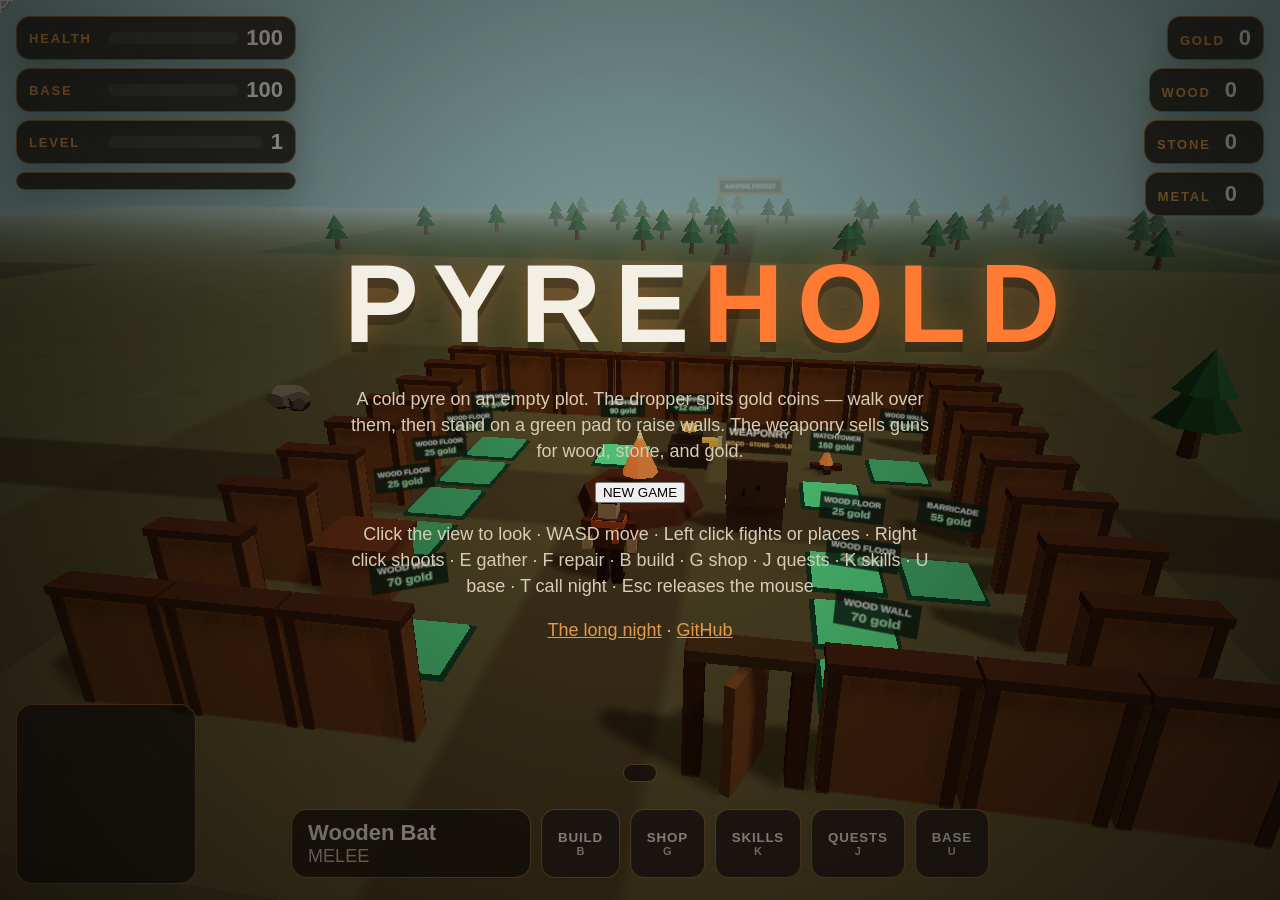
<file: index.html>
<!DOCTYPE html>
<html lang="en">
<head>
  <meta charset="UTF-8" />
  <meta name="viewport" content="width=device-width, initial-scale=1.0" />
  <title>PYREHOLD</title>
  <link rel="icon" href="data:image/svg+xml,%3Csvg xmlns='http://www.w3.org/2000/svg' viewBox='0 0 100 100'%3E%3Crect fill='%231a140f' width='100' height='100'/%3E%3Ctext y='.78em' x='10' font-size='70'%3E%E2%9A%A1%3C/text%3E%3C/svg%3E" />
  <link rel="stylesheet" href="css/game.css?v=7" />
</head>
<body>
  <div id="ui"></div>
  <script type="importmap">
  {
    "imports": {
      "three": "./vendor/three.module.js"
    }
  }
  </script>
  <script type="module" src="js/main.js?v=7"></script>
</body>
</html>
</file>
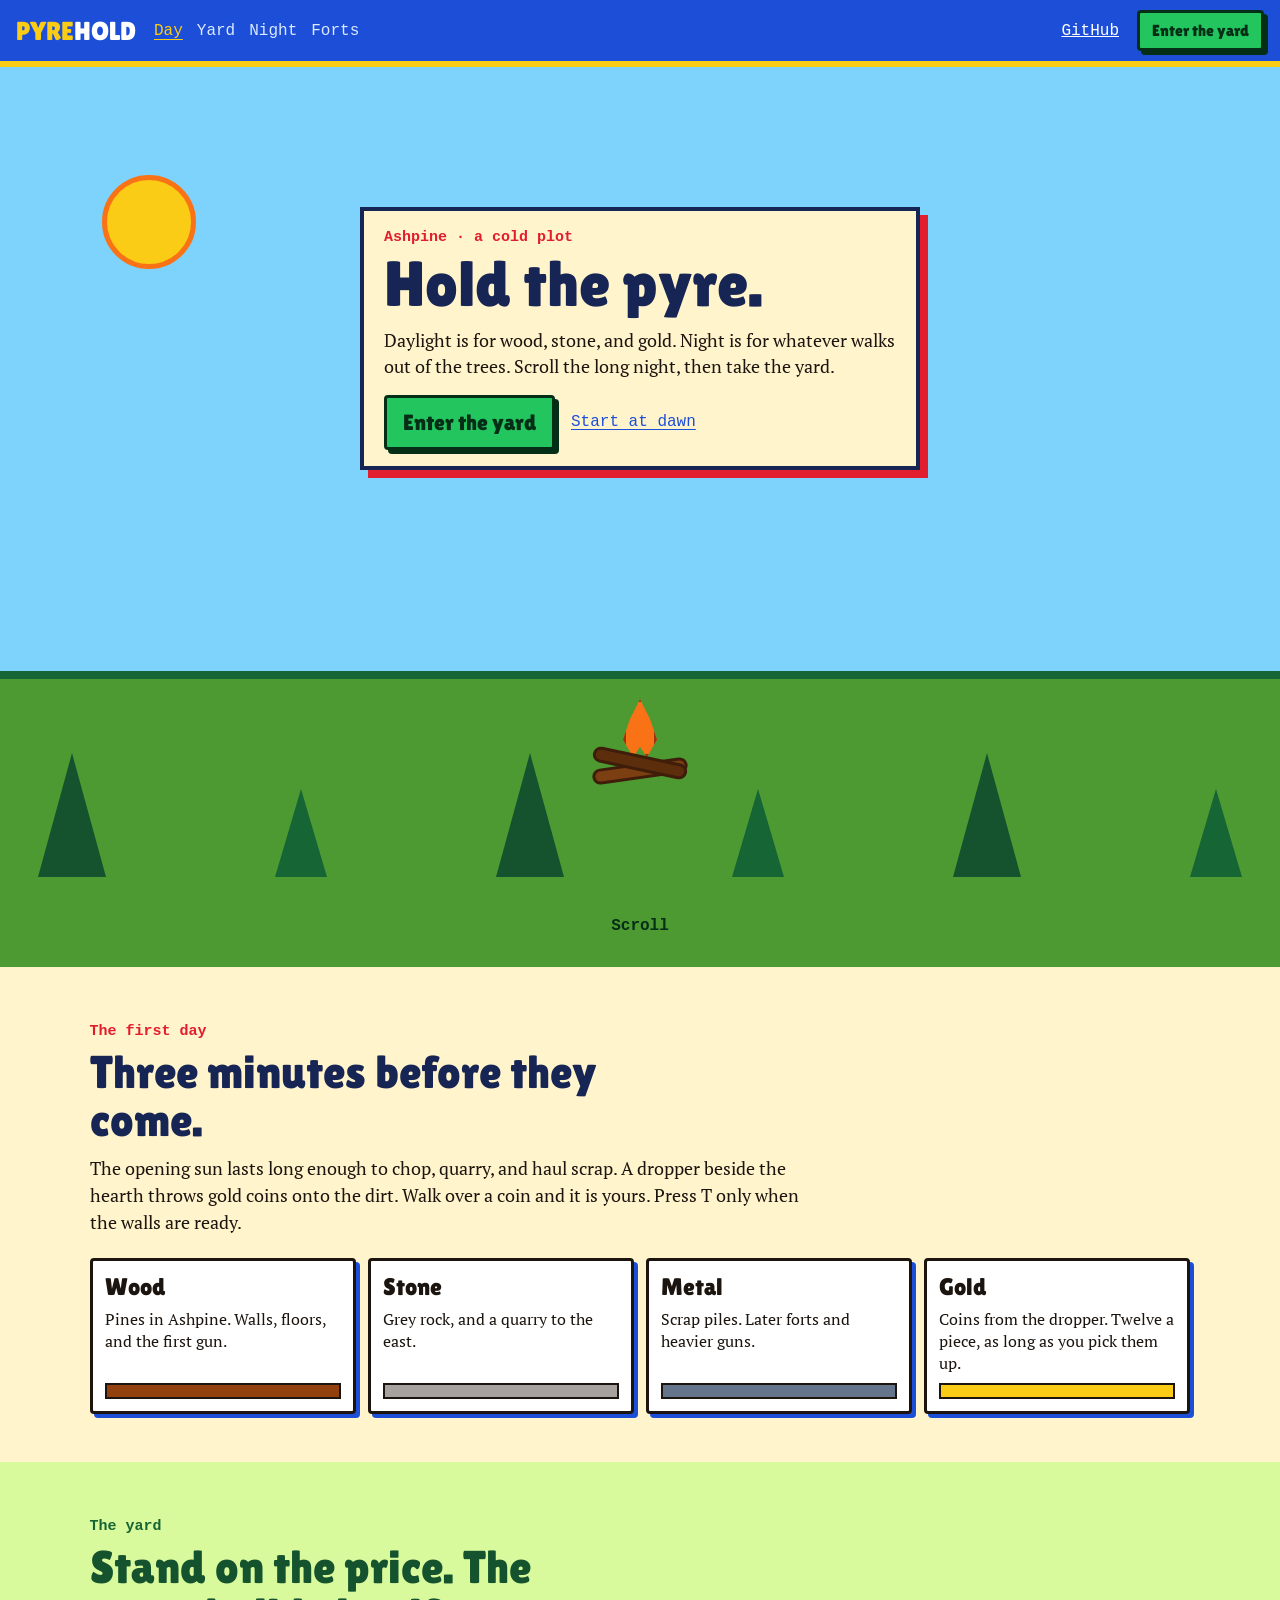
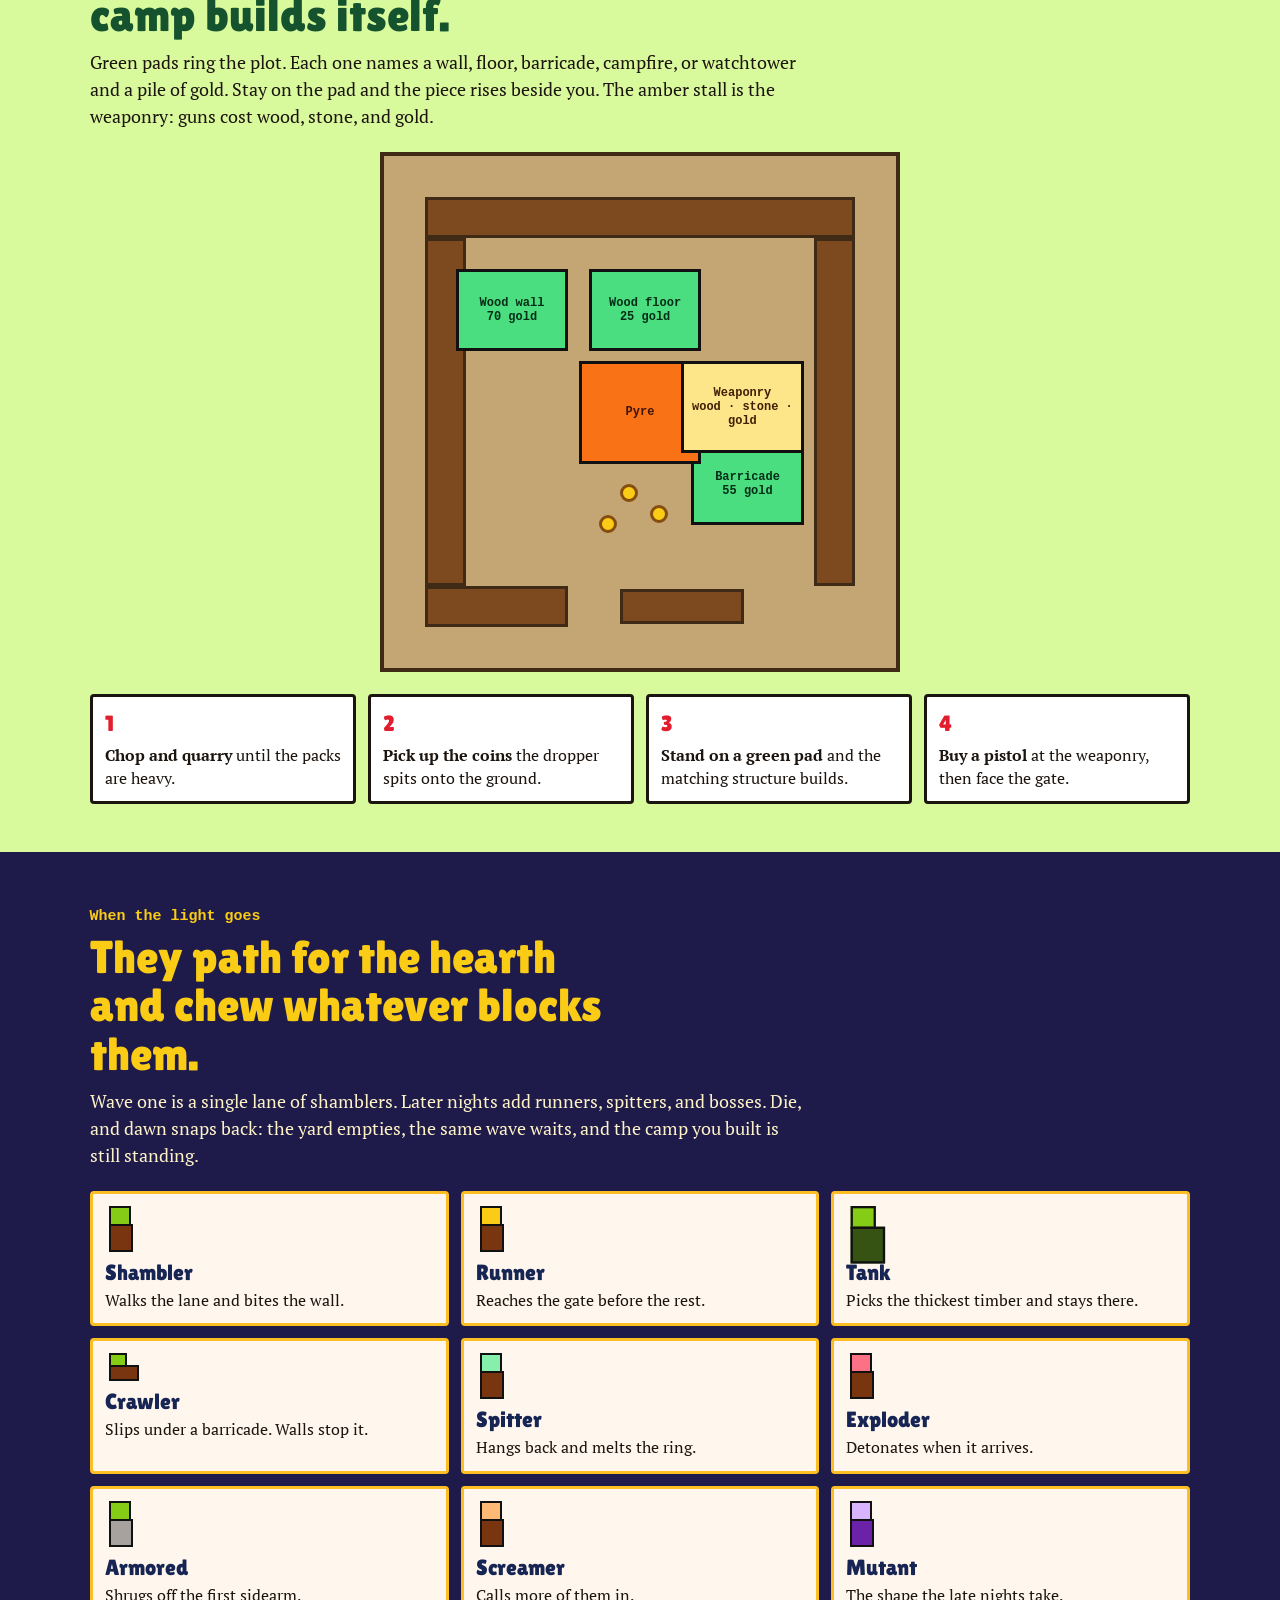
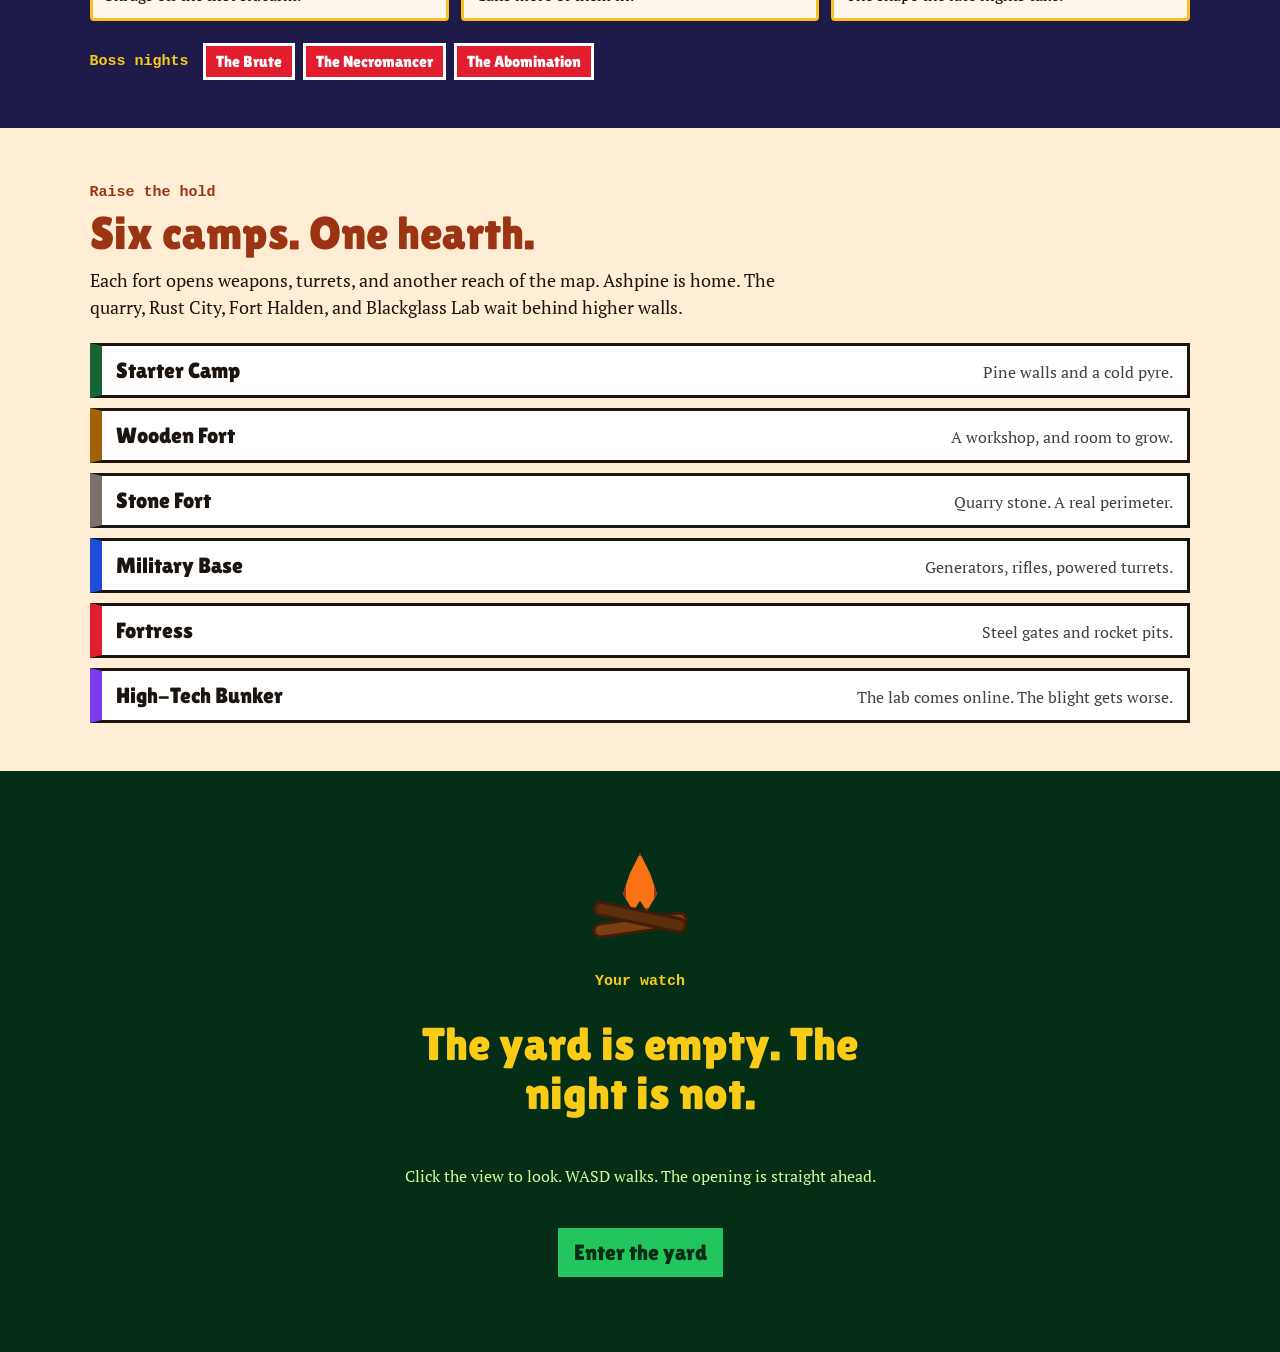
<file: scroll.html>
<!DOCTYPE html>
<html lang="en">
<head>
  <meta charset="UTF-8" />
  <meta name="viewport" content="width=device-width, initial-scale=1.0" />
  <title>PYREHOLD — The long night</title>
  <link rel="icon" href="data:image/svg+xml,%3Csvg xmlns='http://www.w3.org/2000/svg' viewBox='0 0 100 100'%3E%3Crect fill='%231a140f' width='100' height='100'/%3E%3Ctext y='.78em' x='10' font-size='70'%3E%E2%9A%A1%3C/text%3E%3C/svg%3E" />
  <link rel="stylesheet" href="css/scroll.css?v=7" />
</head>
<body>
  <a class="skip" href="#daylight">Skip to the day</a>
  <header class="bar">
    <a class="mark" href="#hold">PYRE<span>HOLD</span></a>
    <nav>
      <a href="#daylight">Day</a>
      <a href="#yard">Yard</a>
      <a href="#dead">Night</a>
      <a href="#forts">Forts</a>
    </nav>
    <a class="source" href="https://github.com/echelly27-ai/F2026/pull/1" target="_blank" rel="noopener">GitHub</a>
    <a class="play" href="index.html">Enter the yard</a>
  </header>

  <main>
    <section id="hold" class="hero">
      <div class="sky"></div>
      <div class="pines" aria-hidden="true">
        <i></i><i></i><i></i><i></i><i></i><i></i>
      </div>
      <div class="stage">
        <p class="eyebrow">Ashpine · a cold plot</p>
        <h1>Hold the pyre.</h1>
        <p class="lede">Daylight is for wood, stone, and gold. Night is for whatever walks out of the trees. Scroll the long night, then take the yard.</p>
        <div class="hero-actions">
          <a class="play big" href="index.html">Enter the yard</a>
          <a class="ghost" href="#daylight">Start at dawn</a>
        </div>
      </div>
      <div class="hearth" aria-hidden="true">
        <div class="flame"></div>
        <div class="log"></div>
        <div class="log cross"></div>
        <div class="ring"></div>
      </div>
      <p class="cue">Scroll</p>
    </section>

    <section id="daylight" class="sheet day">
      <div class="copy">
        <p class="eyebrow">The first day</p>
        <h2>Three minutes before they come.</h2>
        <p>The opening sun lasts long enough to chop, quarry, and haul scrap. A dropper beside the hearth throws gold coins onto the dirt. Walk over a coin and it is yours. Press T only when the walls are ready.</p>
      </div>
      <ul class="stocks">
        <li>
          <b>Wood</b>
          <span>Pines in Ashpine. Walls, floors, and the first gun.</span>
          <i class="swatch wood"></i>
        </li>
        <li>
          <b>Stone</b>
          <span>Grey rock, and a quarry to the east.</span>
          <i class="swatch stone"></i>
        </li>
        <li>
          <b>Metal</b>
          <span>Scrap piles. Later forts and heavier guns.</span>
          <i class="swatch metal"></i>
        </li>
        <li>
          <b>Gold</b>
          <span>Coins from the dropper. Twelve a piece, as long as you pick them up.</span>
          <i class="swatch gold"></i>
        </li>
      </ul>
    </section>

    <section id="yard" class="sheet yard">
      <div class="copy">
        <p class="eyebrow">The yard</p>
        <h2>Stand on the price. The camp builds itself.</h2>
        <p>Green pads ring the plot. Each one names a wall, floor, barricade, campfire, or watchtower and a pile of gold. Stay on the pad and the piece rises beside you. The amber stall is the weaponry: guns cost wood, stone, and gold.</p>
      </div>
      <div class="diorama" aria-hidden="true">
        <div class="plot">
          <span class="wall n"></span>
          <span class="wall s"></span>
          <span class="wall w"></span>
          <span class="wall e"></span>
          <span class="pad">Wood wall<br>70 gold</span>
          <span class="pad">Wood floor<br>25 gold</span>
          <span class="pad">Barricade<br>55 gold</span>
          <span class="core">Pyre</span>
          <span class="stall">Weaponry<br>wood · stone · gold</span>
          <span class="coin"></span>
          <span class="coin b"></span>
          <span class="coin c"></span>
        </div>
      </div>
      <ol class="steps">
        <li><b>Chop and quarry</b> until the packs are heavy.</li>
        <li><b>Pick up the coins</b> the dropper spits onto the ground.</li>
        <li><b>Stand on a green pad</b> and the matching structure builds.</li>
        <li><b>Buy a pistol</b> at the weaponry, then face the gate.</li>
      </ol>
    </section>

    <section id="dead" class="sheet night">
      <div class="copy">
        <p class="eyebrow">When the light goes</p>
        <h2>They path for the hearth and chew whatever blocks them.</h2>
        <p>Wave one is a single lane of shamblers. Later nights add runners, spitters, and bosses. Die, and dawn snaps back: the yard empties, the same wave waits, and the camp you built is still standing.</p>
      </div>
      <div class="roster">
        <article><i class="fig shambler"></i><h3>Shambler</h3><p>Walks the lane and bites the wall.</p></article>
        <article><i class="fig runner"></i><h3>Runner</h3><p>Reaches the gate before the rest.</p></article>
        <article><i class="fig tank"></i><h3>Tank</h3><p>Picks the thickest timber and stays there.</p></article>
        <article><i class="fig crawler"></i><h3>Crawler</h3><p>Slips under a barricade. Walls stop it.</p></article>
        <article><i class="fig spitter"></i><h3>Spitter</h3><p>Hangs back and melts the ring.</p></article>
        <article><i class="fig exploder"></i><h3>Exploder</h3><p>Detonates when it arrives.</p></article>
        <article><i class="fig armored"></i><h3>Armored</h3><p>Shrugs off the first sidearm.</p></article>
        <article><i class="fig screamer"></i><h3>Screamer</h3><p>Calls more of them in.</p></article>
        <article><i class="fig mutant"></i><h3>Mutant</h3><p>The shape the late nights take.</p></article>
      </div>
      <div class="bosses">
        <p>Boss nights</p>
        <ul>
          <li>The Brute</li>
          <li>The Necromancer</li>
          <li>The Abomination</li>
        </ul>
      </div>
    </section>

    <section id="forts" class="sheet forts">
      <div class="copy">
        <p class="eyebrow">Raise the hold</p>
        <h2>Six camps. One hearth.</h2>
        <p>Each fort opens weapons, turrets, and another reach of the map. Ashpine is home. The quarry, Rust City, Fort Halden, and Blackglass Lab wait behind higher walls.</p>
      </div>
      <ol class="stairs">
        <li><b>Starter Camp</b><span>Pine walls and a cold pyre.</span></li>
        <li><b>Wooden Fort</b><span>A workshop, and room to grow.</span></li>
        <li><b>Stone Fort</b><span>Quarry stone. A real perimeter.</span></li>
        <li><b>Military Base</b><span>Generators, rifles, powered turrets.</span></li>
        <li><b>Fortress</b><span>Steel gates and rocket pits.</span></li>
        <li><b>High-Tech Bunker</b><span>The lab comes online. The blight gets worse.</span></li>
      </ol>
    </section>

    <section id="enter" class="sheet close">
      <div class="hearth small" aria-hidden="true">
        <div class="flame"></div>
        <div class="log"></div>
        <div class="log cross"></div>
      </div>
      <p class="eyebrow">Your watch</p>
      <h2>The yard is empty. The night is not.</h2>
      <p>Click the view to look. WASD walks. The opening is straight ahead.</p>
      <a class="play big" href="index.html">Enter the yard</a>
    </section>
  </main>

  <script>
    const links = [...document.querySelectorAll(".bar nav a")];
    const sections = ["daylight", "yard", "dead", "forts"].map((id) => document.getElementById(id));
    function onScroll() {
      const mark = window.scrollY + window.innerHeight * 0.35;
      let current = sections[0].id;
      for (const section of sections) {
        if (section.offsetTop <= mark) current = section.id;
      }
      for (const link of links) {
        link.classList.toggle("on", link.getAttribute("href") === "#" + current);
      }
    }
    onScroll();
    window.addEventListener("scroll", onScroll, { passive: true });
  </script>
</body>
</html>
</file>
<file: css/game.css>
:root {
  --ink: #1a140f;
  --cream: #f4efe4;
  --muted: #d9cbb6;
  --brass: #e39a4a;
  --pyre: #ff7a32;
  --pine: #2f6a45;
  --good: #8dcf78;
  --bad: #ff5d45;
  --panel: rgba(22, 16, 12, 0.82);
  --line: rgba(227, 154, 74, 0.55);
  font-family: "Avenir Next", "Trebuchet MS", "Segoe UI", sans-serif;
}

* { box-sizing: border-box; }
html, body { margin: 0; height: 100%; overflow: hidden; background: #14110e; color: var(--cream); }
button, input { font-family: inherit; }
#view { position: fixed; inset: 0; width: 100%; height: 100%; display: block; z-index: 0; }
#ui { position: fixed; inset: 0; z-index: 2; pointer-events: none; }
#ui button, #ui .panel, #ui .buildbar, #title, #title *, #gameover, #gameover * { pointer-events: auto; }

.tl, .tr {
  position: absolute;
  top: 16px;
  display: flex;
  flex-direction: column;
  gap: 8px;
  min-width: 280px;
}
.tl { left: 16px; }
.tr { right: 16px; align-items: flex-end; }

.stat, .res, .lvl, .power {
  background: var(--panel);
  border: 1px solid var(--line);
  border-radius: 14px;
  padding: 8px 12px;
  backdrop-filter: blur(8px);
  box-shadow: 0 10px 30px rgba(0, 0, 0, 0.25);
}
.stat, .lvl { display: grid; grid-template-columns: 72px 1fr auto; gap: 8px; align-items: center; }
.stat span, .lvl span, .res span { letter-spacing: 0.14em; font-size: 13px; color: var(--brass); font-weight: 800; }
.stat b, .res b, .lvl b { font-size: 22px; font-variant-numeric: tabular-nums; }
.bar { height: 12px; background: rgba(255,255,255,0.08); border-radius: 99px; overflow: hidden; }
.bar i { display: block; height: 100%; width: 0%; background: linear-gradient(90deg, #ff5d45, #ffb15a); border-radius: inherit; }
.bar.base i { background: linear-gradient(90deg, #7eb6c9, #f4efe4); }
.bar.xp i { background: linear-gradient(90deg, #e39a4a, #ff7a32); }
.res { display: flex; gap: 14px; align-items: baseline; }
.res em { font-style: normal; color: var(--muted); font-size: 13px; }
.power { font-size: 14px; color: var(--muted); }

.wave {
  position: absolute;
  top: 18px;
  left: 50%;
  transform: translateX(-50%);
  text-align: center;
  pointer-events: none;
}
.wave strong { display: block; font-size: 42px; letter-spacing: 0.08em; text-shadow: 0 6px 18px rgba(0,0,0,0.45); }
.wave span { font-size: 20px; color: var(--brass); }

.hotbar {
  position: absolute;
  left: 50%;
  bottom: 22px;
  transform: translateX(-50%);
  display: flex;
  gap: 10px;
  align-items: stretch;
}
.weapon {
  background: var(--panel);
  border: 1px solid var(--line);
  border-radius: 16px;
  padding: 10px 16px;
  min-width: 240px;
}
.weapon b { display: block; font-size: 22px; }
.weapon span { color: var(--muted); font-size: 18px; }
.hotbar button, .buildbar button, .panel button, .title button, #gameover button {
  border: 1px solid var(--line);
  background: #2a211b;
  color: var(--cream);
  border-radius: 14px;
  padding: 12px 16px;
  font-weight: 800;
  letter-spacing: 0.06em;
  cursor: pointer;
}
.hotbar button:hover, .panel button:hover, .title button:hover, .buildbar button:hover, #gameover button:hover { background: #3a2c22; }
.hotbar button small, .buildbar button small { display: block; font-weight: 600; letter-spacing: 0; color: var(--muted); font-size: 11px; }
.hotbar button.on, .buildbar button.on { outline: 2px solid var(--pyre); }

.buildbar {
  position: absolute;
  left: 50%;
  bottom: 108px;
  transform: translateX(-50%);
  display: flex;
  flex-direction: column;
  gap: 8px;
  width: min(920px, calc(100% - 32px));
  pointer-events: auto;
}
.buildbar[hidden] {
  display: none;
}
.buildbar .cats, .buildbar .items { display: flex; gap: 8px; flex-wrap: wrap; }
.buildbar .items button { text-align: left; min-width: 140px; }
.buildbar button .cost { color: var(--brass); font-size: 12px; }
.buildbar button.bad { opacity: 0.55; }

.prompt {
  position: absolute;
  left: 50%;
  bottom: 118px;
  transform: translateX(-50%);
  background: rgba(22, 16, 12, 0.8);
  border: 1px solid var(--line);
  border-radius: 999px;
  padding: 8px 16px;
  font-size: 16px;
  max-width: min(720px, 90vw);
  text-align: center;
}
.build-on .prompt { bottom: 250px; }

.tracker {
  position: absolute;
  right: 16px;
  top: 210px;
  width: 280px;
  display: flex;
  flex-direction: column;
  gap: 6px;
}
.tracker div {
  background: rgba(22, 16, 12, 0.72);
  border-radius: 12px;
  padding: 8px 10px;
  border: 1px solid rgba(227, 154, 74, 0.25);
}
.tracker b { display: block; font-size: 14px; }
.tracker span { color: var(--muted); font-size: 12px; }

#minimap {
  position: absolute;
  left: 16px;
  bottom: 16px;
  width: 180px;
  height: 180px;
  border-radius: 16px;
  border: 1px solid var(--line);
  background: rgba(22, 16, 12, 0.8);
}
.tutorial {
  position: absolute;
  left: 210px;
  bottom: 16px;
  width: min(420px, 40vw);
  background: var(--panel);
  border: 1px solid var(--line);
  border-radius: 16px;
  padding: 12px 14px;
}
.tutorial b { color: var(--brass); letter-spacing: 0.12em; font-size: 12px; }
.tutorial p { margin: 6px 0 8px; font-size: 16px; line-height: 1.35; }

#announce {
  position: absolute;
  top: 22%;
  left: 50%;
  transform: translate(-50%, -8px);
  text-align: center;
  opacity: 0;
  transition: 0.25s ease;
  pointer-events: none;
  text-shadow: 0 10px 30px rgba(0,0,0,0.55);
}
#announce.show { opacity: 1; transform: translate(-50%, 0); }
#gameover {
  display: none;
  position: absolute;
  inset: 0;
  z-index: 8;
  background: rgba(18, 4, 3, 0.82);
  align-items: center;
  justify-content: center;
  text-align: center;
}
#gameover.show { display: flex; }
#gameover h1 {
  margin: 0;
  font-size: clamp(72px, 13vw, 148px);
  line-height: 0.9;
  letter-spacing: 0.04em;
  color: #ff2a2a;
  text-shadow: 7px 7px 0 #4a0c0c;
}
#gameover p { margin: 14px 0 0; font-size: 22px; color: var(--cream); }
#gameover .actions { display: flex; gap: 12px; justify-content: center; margin-top: 22px; }
#gameover button.primary { background: #ff2a2a; color: #2a0606; border-color: transparent; }
#announce strong { display: block; font-size: clamp(40px, 6vw, 76px); letter-spacing: 0.04em; }
#announce span { font-size: 20px; color: var(--brass); }

#toasts {
  position: absolute;
  left: 50%;
  top: 108px;
  transform: translateX(-50%);
  display: flex;
  flex-direction: column;
  gap: 6px;
  align-items: center;
}
.toast {
  background: #2a211b;
  border: 1px solid var(--line);
  border-radius: 999px;
  padding: 8px 14px;
  font-weight: 700;
}
.toast.good { border-color: var(--good); }
.toast.bad { border-color: var(--bad); }

#floaters { position: fixed; inset: 0; pointer-events: none; z-index: 3; }
.floater {
  position: absolute;
  left: 0; top: 0;
  font-weight: 800;
  font-size: 18px;
  text-shadow: 0 2px 0 #1a140f;
  transform: translate(-50%, -50%);
}

#cross {
  position: fixed;
  width: 18px;
  height: 18px;
  margin: -9px 0 0 -9px;
  border: 2px solid rgba(244, 239, 228, 0.9);
  border-radius: 50%;
  pointer-events: none;
  z-index: 4;
  box-shadow: 0 0 0 1px rgba(0,0,0,0.4);
}
#cross::before, #cross::after {
  content: "";
  position: absolute;
  background: rgba(244, 239, 228, 0.9);
}
#cross::before { left: 50%; top: -6px; bottom: -6px; width: 2px; margin-left: -1px; }
#cross::after { top: 50%; left: -6px; right: -6px; height: 2px; margin-top: -1px; }
#cross.center { left: 50%; top: 50%; }

#vignette {
  position: fixed;
  inset: 0;
  pointer-events: none;
  z-index: 1;
  background: radial-gradient(circle at center, transparent 45%, rgba(0,0,0,0.45) 100%);
  opacity: 0.2;
}

.panel {
  position: absolute;
  top: 50%;
  left: 50%;
  transform: translate(-50%, -50%);
  width: min(860px, calc(100% - 32px));
  max-height: min(78vh, 760px);
  overflow: auto;
  background: rgba(20, 15, 12, 0.94);
  border: 1px solid var(--line);
  border-radius: 20px;
  padding: 18px;
  box-shadow: 0 30px 80px rgba(0,0,0,0.45);
}
.panel h2 { margin: 0 0 8px; letter-spacing: 0.08em; }
.panel .row { display: flex; justify-content: space-between; gap: 12px; align-items: center; padding: 10px 0; border-bottom: 1px solid rgba(255,255,255,0.06); }
.panel .row p { margin: 4px 0 0; color: var(--muted); font-size: 14px; }
.panel .actions { display: flex; gap: 8px; flex-wrap: wrap; }
.panel button.primary { background: var(--pyre); color: #2a1208; border-color: transparent; }
.panel .grid { display: grid; grid-template-columns: repeat(4, 1fr); gap: 10px; }
.skill { background: #2a211b; border-radius: 12px; padding: 10px; }
.skill b { display: block; margin-bottom: 4px; }
.bars { display: flex; gap: 3px; margin: 6px 0; }
.bars i { width: 14px; height: 8px; background: #3a322b; border-radius: 2px; }
.bars i.on { background: var(--brass); }

#title {
  position: fixed;
  inset: 0;
  z-index: 5;
  display: grid;
  place-items: center;
  background: radial-gradient(circle at 50% 40%, rgba(20,16,12,0.2), rgba(10,8,6,0.72));
  pointer-events: auto;
}
.title-card { text-align: center; max-width: 640px; padding: 24px; }
.title-card h1 {
  font-size: clamp(64px, 10vw, 112px);
  margin: 0;
  letter-spacing: 0.12em;
  text-shadow: 0 10px 0 rgba(0,0,0,0.25), 0 0 30px rgba(255, 122, 50, 0.35);
}
.title-card h1 span { color: var(--pyre); }
.title-card p { font-size: 18px; line-height: 1.45; color: var(--muted); }
.title-card a { color: var(--brass); }
.title-card .actions { display: flex; gap: 12px; justify-content: center; margin-top: 18px; }
#title.hidden { display: none; }
.fps { position: absolute; right: 16px; bottom: 16px; color: rgba(244,239,228,0.45); font-size: 12px; }
.keys { color: var(--muted); font-size: 13px; line-height: 1.45; }

@media (max-width: 820px) {
  .panel .grid { grid-template-columns: 1fr 1fr; }
  .tracker, .tutorial { display: none; }
}
</file>
<file: css/scroll.css>
@font-face {
  font-family: "Lilita One";
  src: url("../fonts/lilita-one-400.woff2") format("woff2");
  font-weight: 400;
  font-style: normal;
  font-display: swap;
}
@font-face {
  font-family: "PT Serif";
  src: url("../fonts/pt-serif-400.woff2") format("woff2");
  font-weight: 400;
  font-style: normal;
  font-display: swap;
}
@font-face {
  font-family: "PT Serif";
  src: url("../fonts/pt-serif-700.woff2") format("woff2");
  font-weight: 700;
  font-style: normal;
  font-display: swap;
}

:root {
  --blue: #1d4ed8;
  --navy: #172554;
  --sky: #7dd3fc;
  --grass: #4d9a32;
  --paper: #fff4cc;
  --ink: #1c140e;
  --red: #e11d2e;
  --orange: #f97316;
  --yellow: #facc15;
  --green: #22c55e;
  --mud: #a16207;
  --night: #1e1b4b;
  font-family: "PT Serif", Georgia, "Liberation Serif", serif;
}

* { box-sizing: border-box; }
html { scroll-behavior: smooth; }
body {
  margin: 0;
  color: var(--ink);
  background: #14532d;
}
img { max-width: 100%; }
a { color: inherit; }
h1, h2, h3, .mark, .play {
  font-family: "Lilita One", "Arial Black", "Liberation Sans", sans-serif;
  font-weight: 400;
  letter-spacing: 0;
}

.skip {
  position: absolute;
  left: 12px;
  top: -40px;
  background: var(--yellow);
  color: var(--ink);
  padding: 8px 12px;
  z-index: 5;
}
.skip:focus { top: 12px; }

.bar {
  position: sticky;
  top: 0;
  z-index: 4;
  display: flex;
  align-items: center;
  gap: 18px;
  padding: 10px 16px;
  background: var(--blue);
  border-bottom: 6px solid var(--yellow);
}
.mark {
  text-decoration: none;
  font-size: 26px;
  color: var(--yellow);
  line-height: 1;
}
.mark span { color: #fff; }
.bar nav {
  display: flex;
  gap: 14px;
  margin-right: auto;
  font-family: "Courier New", "Liberation Mono", monospace;
}
.bar nav a {
  text-decoration: none;
  color: #dbeafe;
  font-size: 16px;
}
.bar nav a.on {
  color: var(--yellow);
  text-decoration: underline;
  text-underline-offset: 4px;
}

.bar .source {
  color: #fff;
  font-family: "Courier New", "Liberation Mono", monospace;
  font-size: 16px;
}
.play {
  text-decoration: none;
  background: var(--green);
  color: #052e16;
  font-size: 16px;
  padding: 8px 12px;
  border: 3px solid #052e16;
  border-radius: 4px;
  box-shadow: 4px 4px 0 #052e16;
}
.play.big { font-size: 22px; padding: 12px 16px; }
.ghost {
  color: var(--blue);
  font-family: "Courier New", "Liberation Mono", monospace;
  text-decoration: underline;
  text-underline-offset: 3px;
}

.hero {
  position: relative;
  min-height: 100vh;
  display: grid;
  place-items: center;
  overflow: hidden;
  padding: 88px 20px 72px;
  background: var(--sky);
}
.sky {
  position: absolute;
  inset: 0;
  background: var(--sky);
}
.sky::before {
  content: "";
  position: absolute;
  left: 0;
  right: 0;
  bottom: 0;
  height: 32%;
  background: var(--grass);
  border-top: 8px solid #166534;
}
.sky::after {
  content: "";
  position: absolute;
  left: 8%;
  top: 12%;
  width: 84px;
  height: 84px;
  background: var(--yellow);
  border: 5px solid var(--orange);
  border-radius: 50%;
}
.pines {
  position: absolute;
  inset: auto 0 10% 0;
  height: 160px;
  display: flex;
  justify-content: space-between;
  padding: 0 3vw;
  pointer-events: none;
  z-index: 1;
}
.pines i {
  width: 0;
  height: 0;
  border-left: 26px solid transparent;
  border-right: 26px solid transparent;
  border-bottom: 88px solid #166534;
  align-self: flex-end;
}
.pines i:nth-child(odd) {
  border-bottom-width: 124px;
  border-left-width: 34px;
  border-right-width: 34px;
  border-bottom-color: #14532d;
}
.stage {
  position: relative;
  z-index: 2;
  text-align: left;
  max-width: 560px;
  margin-top: -6vh;
  background: var(--paper);
  border: 4px solid var(--navy);
  box-shadow: 8px 8px 0 var(--red);
  padding: 18px 20px 16px;
}
.eyebrow {
  font-family: "Courier New", "Liberation Mono", monospace;
  color: var(--red);
  font-size: 15px;
  font-weight: 700;
  margin: 0 0 8px;
}
.hero h1 {
  font-size: clamp(42px, 7vw, 64px);
  line-height: 0.95;
  margin: 0;
  color: var(--navy);
}
.lede {
  font-size: 18px;
  line-height: 1.45;
  color: var(--ink);
  margin: 12px 0 0;
}
.hero-actions {
  display: flex;
  gap: 16px;
  align-items: center;
  margin-top: 16px;
  flex-wrap: wrap;
}

.hearth { position: relative; width: 140px; height: 90px; margin: 18px auto 0; z-index: 2; }
.hearth .flame {
  width: 34px;
  height: 58px;
  margin: 0 auto;
  background: var(--orange);
  border: 3px solid #9a3412;
  clip-path: polygon(50% 0, 80% 35%, 100% 70%, 70% 100%, 50% 82%, 30% 100%, 0 70%, 20% 35%);
  animation: flicker 1.4s ease-in-out infinite;
}
.hearth .log {
  position: absolute;
  left: 22px;
  bottom: 10px;
  width: 96px;
  height: 16px;
  background: #7c3f12;
  border: 3px solid #3f1d0b;
  border-radius: 8px;
  transform: rotate(-8deg);
}
.hearth .log.cross { transform: rotate(12deg); bottom: 18px; background: #5c2e0c; }
.hearth .ring { display: none; }
.cue {
  position: absolute;
  bottom: 16px;
  left: 0;
  right: 0;
  z-index: 2;
  text-align: center;
  font-family: "Courier New", "Liberation Mono", monospace;
  font-size: 16px;
  font-weight: 700;
  color: #052e16;
}

.sheet {
  scroll-margin-top: 72px;
  padding: 56px 7vw 48px;
  display: grid;
  align-content: start;
  gap: 22px;
}
.sheet h2 {
  font-size: clamp(32px, 5vw, 46px);
  line-height: 1.05;
  margin: 0 0 10px;
  max-width: 18ch;
  color: var(--navy);
}
.sheet .copy p:last-child {
  font-size: 18px;
  line-height: 1.5;
  max-width: 40em;
  margin: 0;
}

.day { background: var(--paper); }
.day .eyebrow { color: var(--red); }

.stocks {
  list-style: none;
  padding: 0;
  margin: 0;
  display: grid;
  grid-template-columns: repeat(4, 1fr);
  gap: 12px;
}
.stocks li {
  background: #fff;
  border: 3px solid var(--ink);
  border-radius: 4px;
  box-shadow: 4px 4px 0 var(--blue);
  padding: 12px;
  min-height: 150px;
  display: flex;
  flex-direction: column;
  gap: 8px;
}
.stocks b {
  font-family: "Lilita One", "Arial Black", sans-serif;
  font-size: 24px;
  font-weight: 400;
}
.stocks span { line-height: 1.4; }
.swatch {
  margin-top: auto;
  height: 16px;
  border: 2px solid var(--ink);
  display: block;
}
.swatch.wood { background: #92400e; }
.swatch.stone { background: #a8a29e; }
.swatch.metal { background: #64748b; }
.swatch.gold { background: var(--yellow); }

.yard { background: #d9f99d; }
.yard .eyebrow { color: #166534; }
.yard h2 { color: #14532d; }
.diorama { display: grid; place-items: center; }
.plot {
  position: relative;
  width: min(520px, 100%);
  aspect-ratio: 1;
  background: #c4a574;
  border: 4px solid #3f2a16;
}
.plot .wall { position: absolute; background: #7c4a1e; border: 3px solid #3f2a16; }
.plot .wall.n { left: 8%; right: 8%; top: 8%; height: 8%; }
.plot .wall.s { left: 8%; width: 28%; bottom: 8%; height: 8%; }
.plot .wall.s::after {
  content: "";
  position: absolute;
  left: 140%;
  width: 90%;
  height: 100%;
  background: #7c4a1e;
  border: 3px solid #3f2a16;
  box-sizing: border-box;
}
.plot .wall.w, .plot .wall.e { top: 16%; bottom: 16%; width: 8%; }
.plot .wall.w { left: 8%; }
.plot .wall.e { right: 8%; }
.plot .pad, .plot .stall, .plot .core {
  position: absolute;
  display: grid;
  place-items: center;
  text-align: center;
  font-family: "Courier New", "Liberation Mono", monospace;
  font-size: 12px;
  font-weight: 700;
  line-height: 1.2;
  border: 3px solid #111;
}
.plot .pad {
  width: 22%;
  height: 16%;
  background: #4ade80;
  color: #052e16;
}
.plot .pad:nth-child(5) { left: 14%; top: 22%; }
.plot .pad:nth-child(6) { left: 40%; top: 22%; }
.plot .pad:nth-child(7) { right: 18%; bottom: 28%; }
.plot .core {
  left: 38%;
  top: 40%;
  width: 24%;
  height: 20%;
  background: var(--orange);
  color: #431407;
}
.plot .stall {
  right: 18%;
  top: 40%;
  width: 24%;
  height: 18%;
  background: #fde68a;
  color: #422006;
}
.plot .coin {
  position: absolute;
  width: 18px;
  height: 18px;
  border-radius: 50%;
  background: var(--yellow);
  border: 3px solid #854d0e;
  left: 46%;
  top: 64%;
}
.plot .coin.b { left: 52%; top: 68%; }
.plot .coin.c { left: 42%; top: 70%; }

.steps {
  margin: 0;
  padding: 0;
  list-style: none;
  display: grid;
  grid-template-columns: repeat(4, 1fr);
  gap: 12px;
  counter-reset: step;
}
.steps li {
  background: #fff;
  border: 3px solid var(--ink);
  border-radius: 4px;
  padding: 12px;
  line-height: 1.4;
}
.steps li::before {
  counter-increment: step;
  content: counter(step);
  display: block;
  font-family: "Lilita One", "Arial Black", sans-serif;
  font-size: 22px;
  color: var(--red);
  margin-bottom: 4px;
}

.night {
  background: var(--night);
  color: #fef3c7;
}
.night .eyebrow { color: var(--yellow); }
.night h2 { color: var(--yellow); }
.roster {
  display: grid;
  grid-template-columns: repeat(3, 1fr);
  gap: 12px;
}
.roster article {
  background: #fff7ed;
  color: var(--ink);
  border: 3px solid #fbbf24;
  border-radius: 4px;
  padding: 12px;
  overflow: hidden;
}
.roster h3 {
  margin: 8px 0 4px;
  font-size: 22px;
  color: var(--navy);
}
.roster p { margin: 0; line-height: 1.4; }
.fig {
  display: block;
  width: 28px;
  height: 46px;
  position: relative;
}
.fig::before, .fig::after {
  content: "";
  position: absolute;
  left: 4px;
  background: #84cc16;
  border: 2px solid #111;
}
.fig::before { top: 0; width: 18px; height: 16px; }
.fig::after { top: 18px; width: 20px; height: 24px; background: #78350f; }
.fig.runner::before { background: #facc15; }
.fig.tank { transform: scale(1.15); transform-origin: left top; }
.fig.tank::after { width: 26px; height: 28px; background: #365314; }
.fig.crawler { height: 28px; }
.fig.crawler::before { width: 14px; height: 12px; }
.fig.crawler::after { top: 12px; width: 26px; height: 12px; }
.fig.spitter::before { background: #86efac; }
.fig.exploder::before { background: #fb7185; }
.fig.armored::after { background: #a8a29e; }
.fig.screamer::before { background: #fdba74; }
.fig.mutant::before { background: #d8b4fe; }
.fig.mutant::after { background: #6b21a8; }

.bosses {
  display: flex;
  gap: 14px;
  align-items: center;
  flex-wrap: wrap;
}
.bosses p {
  margin: 0;
  font-family: "Courier New", "Liberation Mono", monospace;
  color: var(--yellow);
  font-size: 15px;
  font-weight: 700;
}
.bosses ul { display: flex; gap: 8px; list-style: none; padding: 0; margin: 0; flex-wrap: wrap; }
.bosses li {
  background: var(--red);
  color: #fff;
  border: 3px solid #fff;
  padding: 6px 10px;
  font-family: "Lilita One", "Arial Black", sans-serif;
}

.forts { background: #ffedd5; }
.forts .eyebrow { color: #9a3412; }
.forts h2 { color: #9a3412; }
.stairs {
  list-style: none;
  margin: 0;
  padding: 0;
  display: grid;
  gap: 10px;
}
.stairs li {
  display: flex;
  justify-content: space-between;
  gap: 16px;
  align-items: baseline;
  background: #fff;
  border: 3px solid var(--ink);
  border-left-width: 12px;
  padding: 12px 14px;
}
.stairs li:nth-child(1) { border-left-color: #166534; }
.stairs li:nth-child(2) { border-left-color: #a16207; }
.stairs li:nth-child(3) { border-left-color: #78716c; }
.stairs li:nth-child(4) { border-left-color: var(--blue); }
.stairs li:nth-child(5) { border-left-color: var(--red); }
.stairs li:nth-child(6) { border-left-color: #7c3aed; }
.stairs b {
  font-family: "Lilita One", "Arial Black", sans-serif;
  font-size: 22px;
  font-weight: 400;
}
.stairs span { color: #44403c; }

.close {
  background: #052e16;
  color: #ecfccb;
  text-align: center;
  justify-items: center;
  padding-top: 64px;
  padding-bottom: 72px;
}
.close .eyebrow { color: var(--yellow); }
.close h2 { max-width: 16ch; color: var(--yellow); }
.close p:last-of-type { color: #d9f99d; }
.hearth.small { margin-bottom: 8px; }

@keyframes flicker {
  50% { transform: scale(1.06, 0.94) rotate(-2deg); }
}

@media (max-width: 800px) {
  .bar nav { display: none; }
  .stocks, .steps, .roster { grid-template-columns: 1fr 1fr; }
  .stairs li { flex-direction: column; }
  .sheet { padding: 40px 18px 36px; }
  .stage { margin-top: 0; }
}
@media (prefers-reduced-motion: reduce) {
  html { scroll-behavior: auto; }
  .hearth .flame { animation: none; }
}
</file>
